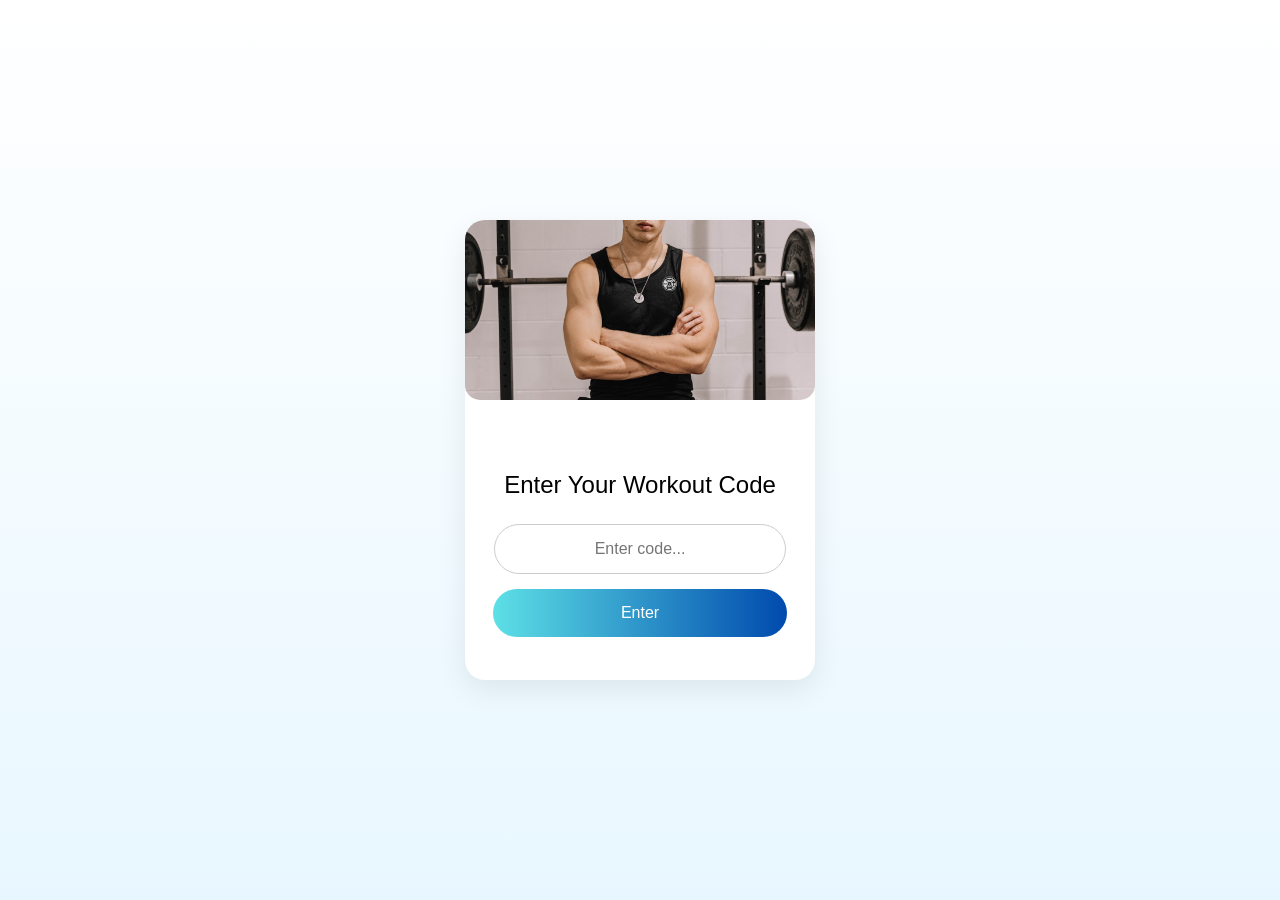
<file: index.html>
<!DOCTYPE html>
<html>
<head>
  <title>LIFT ENTRY</title>
  <meta name="viewport" content="width=device-width, initial-scale=1.0">
  <link rel="stylesheet" href="views/style.css">
</head>
<body>

<div class="container">
  <img src="views/Thomas.PNG" class="symbol" alt="symbol">

  <div class="content">
    <h2>Enter Your Workout Code</h2>

    <form onsubmit="handleCode(event)">
      <input type="text" id="code" placeholder="Enter code..." required>
      <button type="submit">Enter</button>
    </form>

    <p id="error" class="error"></p>
  </div>
</div>

<script>
  function handleCode(event) {
    event.preventDefault(); // ✅ IMPORTANT

    const code = document.getElementById("code").value.trim();

    const codes = {
      "8880": "rafLift.html",
      "4369": "siennaLift.html",
      "3698": "niciLift.html",
      "67": "noelleLift.html",
      "hotstuff": "keenaLift.html"
    };

    if (codes[code]) {
      window.location.href = codes[code];
    } else {
      document.getElementById("error").innerText = "Wrong Code vro 🙏🥀";
    }
  }
</script>

</body>
</html>
</file>
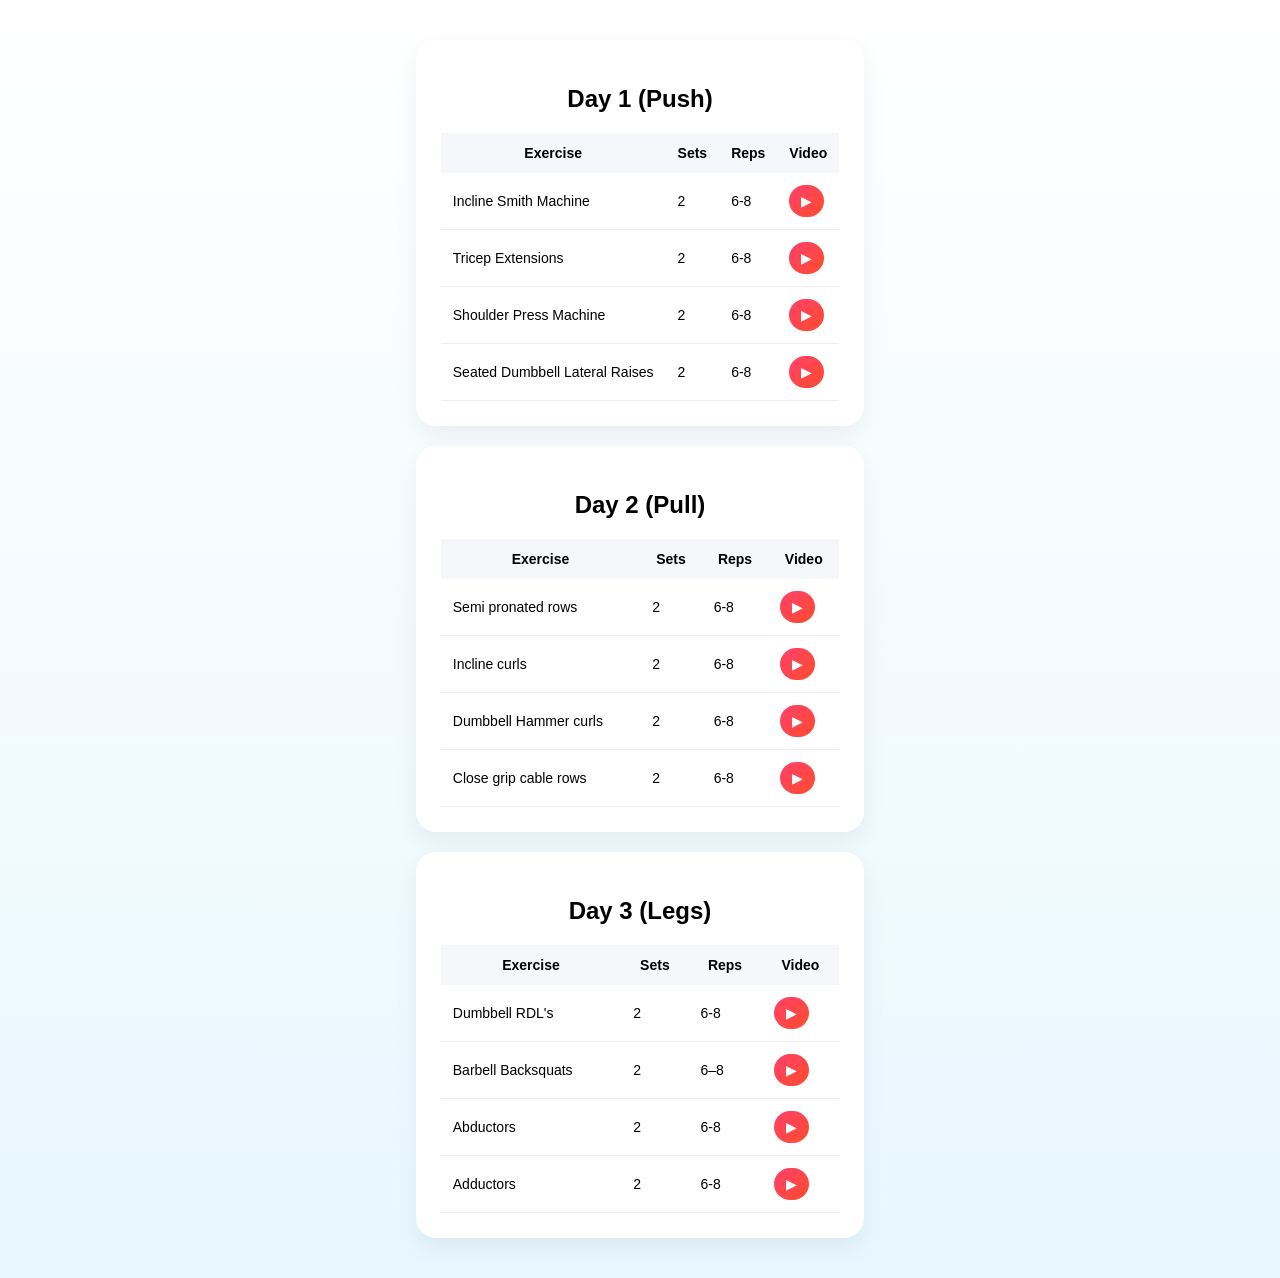
<file: keenaLift.html>
<!DOCTYPE html>
<html>
<head>
  <title>KEENA LIFT</title>
  <meta charset="UTF-8">
  <meta name="viewport" content="width=device-width, initial-scale=1.0">
  <link rel="stylesheet" href="views/style.css">
</head>
<body>
<div class="page-wrapper">
  <section class="workout-container">
    <h1>Day 1 (Push)</h1>
    <table class="workout-table">
      <thead>
      <tr>
        <th>Exercise</th>
        <th>Sets</th>
        <th>Reps</th>
        <th>Video</th>
      </tr>
      </thead>
      <tbody>
      <tr>
        <td>Incline Smith Machine</td>
        <td>2</td>
        <td>6-8</td>
        <td><a href="https://youtube.com/shorts/ohRa_YRmVCk?si=hLJdyWMyA1y4hNbk" target="_blank" class="video-btn">▶</a></td>
      </tr>
      <tr>
        <td>Tricep Extensions</td>
        <td>2</td>
        <td>6-8</td>
        <td><a href="https://youtube.com/shorts/1FjkhpZsaxc?si=FE4E4GgKMNbju1yL" target="_blank" class="video-btn">▶</a></td>
      </tr>
      <tr>
        <td>Shoulder Press Machine</td>
        <td>2</td>
        <td>6-8</td>
        <td><a href="https://youtube.com/shorts/6v4nrRVySj0?si=fPkrcdkUv1hDtsec" target="_blank" class="video-btn">▶</a></td>
      </tr>
      <tr>
        <td>Seated Dumbbell Lateral Raises</td>
        <td>2</td>
        <td>6-8</td>
        <td><a href="https://youtube.com/shorts/qqntiuPmLDM?si=Cw7WJfzk1pMJyV8-" target="_blank" class="video-btn">▶</a></td>
      </tr>
      </tbody>
    </table>
  </section>
  <section class="workout-container">
    <h1>Day 2 (Pull)</h1>
    <table class="workout-table">
      <thead>
      <tr>
        <th>Exercise</th>
        <th>Sets</th>
        <th>Reps</th>
        <th>Video</th>
      </tr>
      </thead>
      <tbody>
      <tr>
        <td>Semi pronated rows</td>
        <td>2</td>
        <td>6-8</td>
        <td><a href="https://youtube.com/shorts/FVyVvApcyZY?si=DXh9DK3erRCTrMz7" target="_blank" class="video-btn">▶</a></td>
      </tr>
      <tr>
        <td>Incline curls</td>
        <td>2</td>
        <td>6-8</td>
        <td><a href="https://youtube.com/shorts/XhIsIcjIbCw?si=DPC8F2eB8N8n2Y1K" target="_blank" class="video-btn">▶</a></td>
      </tr>
      <tr>
        <td>Dumbbell Hammer curls</td>
        <td>2</td>
        <td>6-8</td>
        <td><a href="https://youtube.com/shorts/lmIo_gVE8T4?si=ja00O8Nw5-YNUxs1" target="_blank" class="video-btn">▶</a></td>
      </tr>
      <tr>
        <td>Close grip cable rows</td>
        <td>2</td>
        <td>6-8</td>
        <td><a href="https://youtube.com/shorts/qD1WZ5pSuvk?si=p2Ca9Z9B6v_BBMMZ" target="_blank" class="video-btn">▶</a></td>
      </tr>
      </tbody>
    </table>
  </section>
  <section class="workout-container">
    <h1>Day 3 (Legs)</h1>
    <table class="workout-table">
      <thead>
      <tr>
        <th>Exercise</th>
        <th>Sets</th>
        <th>Reps</th>
        <th>Video</th>
      </tr>
      </thead>
      <tbody>
      <tr>
        <td>Dumbbell RDL's</td>
        <td>2</td>
        <td>6-8</td>
        <td><a href="https://youtube.com/shorts/cjRSNsvqpd8?si=h1XU9-ensQ4v87Qz" target="_blank" class="video-btn">▶</a></td>
      </tr>
      <tr>
        <td>Barbell Backsquats</td>
        <td>2</td>
        <td>6–8</td>
        <td><a href="https://youtube.com/shorts/dW3zj79xfrc?si=5o-y-K1kVI8QAkIX" target="_blank" class="video-btn">▶</a></td>
      </tr>
      <tr>
        <td>Abductors</td>
        <td>2</td>
        <td>6-8</td>
        <td><a href="https://youtube.com/shorts/ZBQk4FRQdFQ?si=EUEwgFjUDRXlm5Gi" target="_blank" class="video-btn">▶</a></td>
      </tr>
      <tr>
        <td>Adductors</td>
        <td>2</td>
        <td>6-8</td>
        <td><a href="https://youtube.com/shorts/BmMmt-c9aNM?si=vCALlp7-d2Mf8Yid" target="_blank" class="video-btn">▶</a></td>
      </tr>
      </tbody>
    </table>
  </section>
</div>
</body>
</html>
</file>
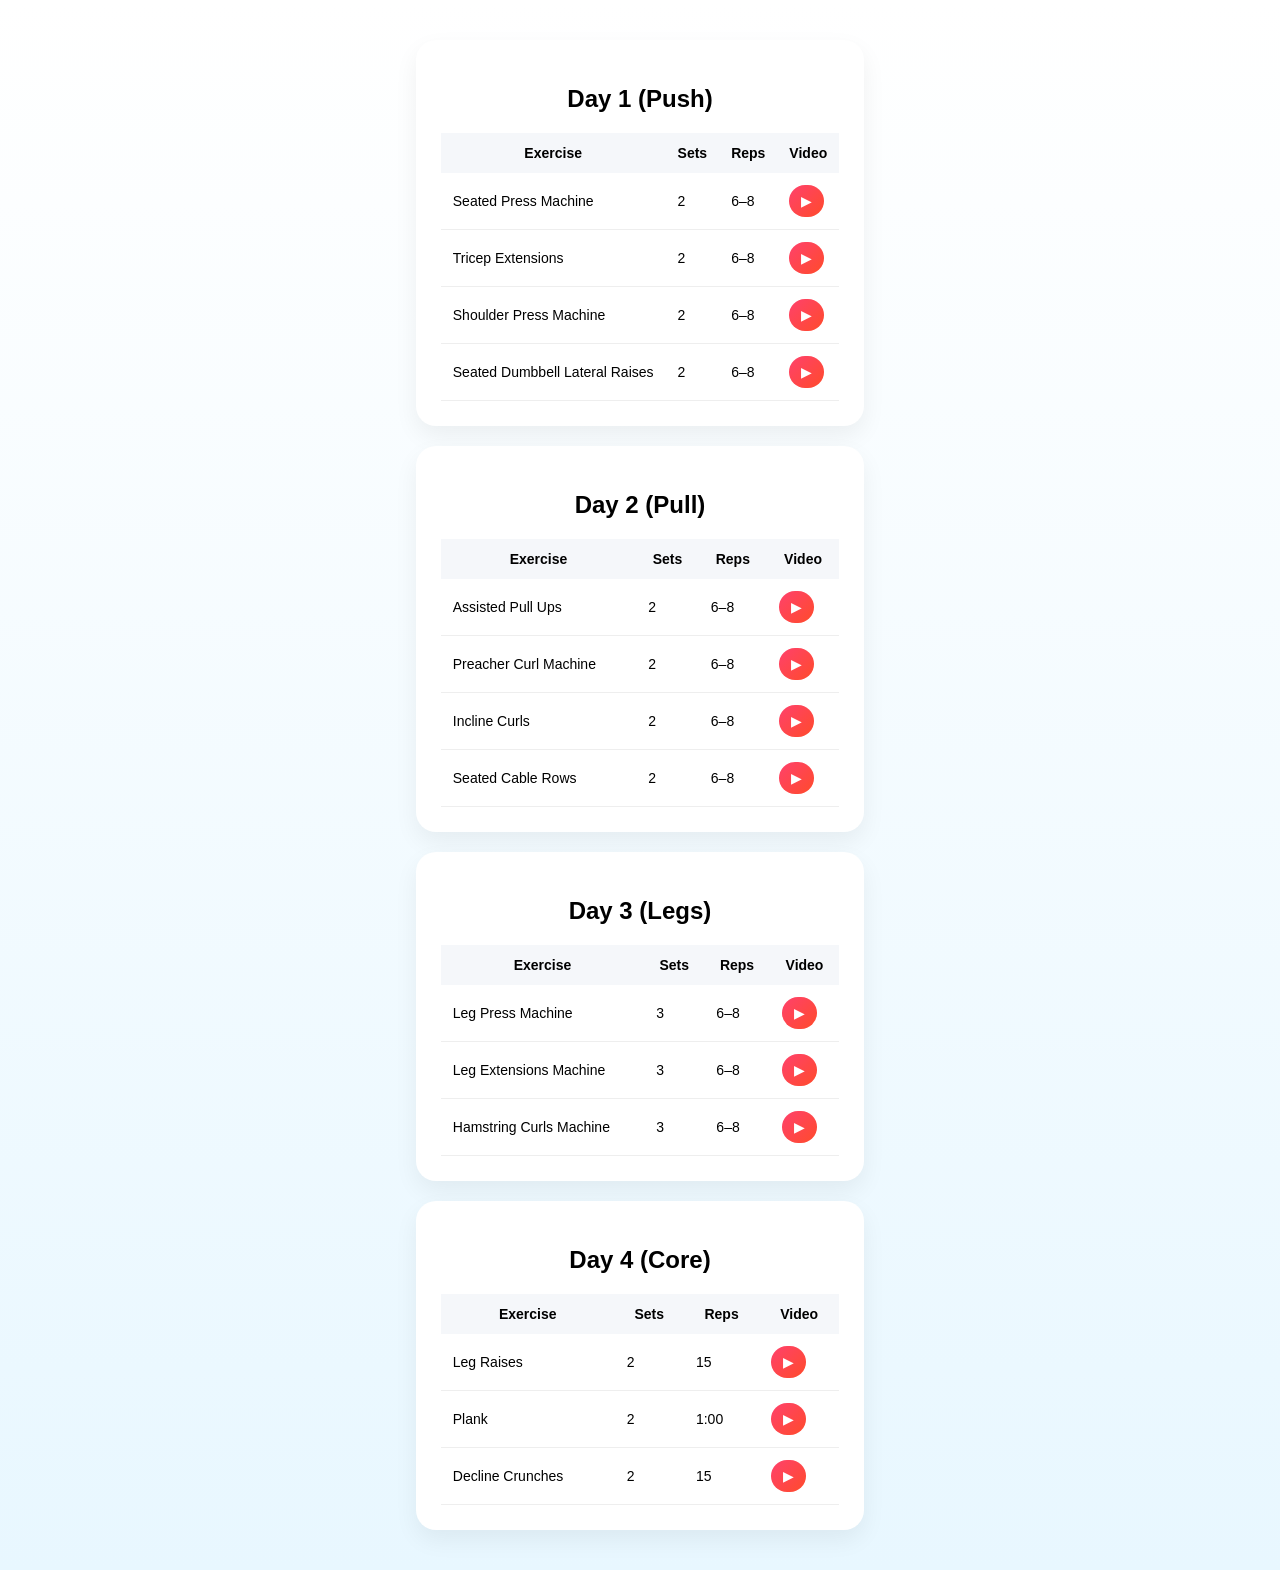
<file: niciLift.html>
<!DOCTYPE html>
<html>
<head>
  <title>RAF LIFT</title>
  <meta charset="UTF-8">
  <meta name="viewport" content="width=device-width, initial-scale=1.0">
  <link rel="stylesheet" href="views/style.css">
</head>
<body>
<div class="page-wrapper">
  <section class="workout-container">
    <h1>Day 1 (Push)</h1>
    <table class="workout-table">
      <thead>
      <tr>
        <th>Exercise</th>
        <th>Sets</th>
        <th>Reps</th>
        <th>Video</th>
      </tr>
      </thead>
      <tbody>
      <tr>
        <td>Seated Press Machine</td>
        <td>2</td>
        <td>6–8</td>
        <td><a href="https://youtube.com/shorts/UH6y0fhbw8w?si=-o0Gfw1utcTXhi39" target="_blank" class="video-btn">▶</a></td>
      </tr>
      <tr>
        <td>Tricep Extensions</td>
        <td>2</td>
        <td>6–8</td>
        <td><a href="https://youtube.com/shorts/xguGXQAvbKk?si=9ZbUwKueY6v49_ek" target="_blank" class="video-btn">▶</a></td>
      </tr>
      <tr>
        <td>Shoulder Press Machine</td>
        <td>2</td>
        <td>6–8</td>
        <td><a href="https://youtube.com/shorts/PM1hB_2xNBU?si=ZURY44q8gaegWprx" target="_blank" class="video-btn">▶</a></td>
      </tr>
      <tr>
        <td>Seated Dumbbell Lateral Raises</td>
        <td>2</td>
        <td>6–8</td>
        <td><a href="https://youtube.com/shorts/qqntiuPmLDM?si=1WICDEgXo1UDRGLC" target="_blank" class="video-btn">▶</a></td>
      </tr>
      </tbody>
    </table>
  </section>
  <section class="workout-container">
    <h1>Day 2 (Pull)</h1>
    <table class="workout-table">
      <thead>
      <tr>
        <th>Exercise</th>
        <th>Sets</th>
        <th>Reps</th>
        <th>Video</th>
      </tr>
      </thead>
      <tbody>
      <tr>
        <td>Assisted Pull Ups</td>
        <td>2</td>
        <td>6–8</td>
        <td><a href="https://youtube.com/shorts/WLzut1ZxxTY?si=VyJ-eaHdIzqg_cTv" target="_blank" class="video-btn">▶</a></td>
      </tr>
      <tr>
        <td>Preacher Curl Machine</td>
        <td>2</td>
        <td>6–8</td>
        <td><a href="https://youtube.com/shorts/eYrAV7rnol0?si=gkVuueDAt-apLUzs" target="_blank" class="video-btn">▶</a></td>
      </tr>
      <tr>
        <td>Incline Curls</td>
        <td>2</td>
        <td>6–8</td>
        <td><a href="https://youtube.com/shorts/XhIsIcjIbCw?si=jS-1jpITdWXZTvS9" target="_blank" class="video-btn">▶</a></td>
      </tr>
      <tr>
        <td>Seated Cable Rows</td>
        <td>2</td>
        <td>6–8</td>
        <td><a href="https://youtube.com/shorts/qD1WZ5pSuvk?si=Fnmc7LA8hpz_s5ur" target="_blank" class="video-btn">▶</a></td>
      </tr>
      </tbody>
    </table>
  </section>
  <section class="workout-container">
    <h1>Day 3 (Legs)</h1>
    <table class="workout-table">
      <thead>
      <tr>
        <th>Exercise</th>
        <th>Sets</th>
        <th>Reps</th>
        <th>Video</th>
      </tr>
      </thead>
      <tbody>
      <tr>
        <td>Leg Press Machine</td>
        <td>3</td>
        <td>6–8</td>
        <td><a href="https://youtube.com/shorts/IBcm6r04IHo?si=eLsFg7seB99mRnM2" target="_blank" class="video-btn">▶</a></td>
      </tr>
      <tr>
        <td>Leg Extensions Machine</td>
        <td>3</td>
        <td>6–8</td>
        <td><a href="https://youtube.com/shorts/t8--Y-pjTmg?si=LbW1WqgMaEINQHyu" target="_blank" class="video-btn">▶</a></td>
      </tr>
      <tr>
        <td>Hamstring Curls Machine</td>
        <td>3</td>
        <td>6–8</td>
        <td><a href="https://youtube.com/shorts/EfeVvA1vdd4?si=7jCJ1LYqSeJtzzhp" target="_blank" class="video-btn">▶</a></td>
      </tr>
      </tbody>
    </table>
  </section>
  <section class="workout-container">
    <h1>Day 4 (Core)</h1>
    <table class="workout-table">
      <thead>
      <tr>
        <th>Exercise</th>
        <th>Sets</th>
        <th>Reps</th>
        <th>Video</th>
      </tr>
      </thead>
      <tbody>
      <tr>
        <td>Leg Raises</td>
        <td>2</td>
        <td>15</td>
        <td><a href="https://youtube.com/shorts/uzdFj_jZ_Go?si=P39VHfMm7bH6ETR4" target="_blank" class="video-btn">▶</a></td>
      </tr>
      <tr>
        <td>Plank</td>
        <td>2</td>
        <td>1:00</td>
        <td><a href="https://youtube.com/shorts/xe2MXatLTUw?si=lUcgDhk197nZ8s0c" target="_blank" class="video-btn">▶</a></td>
      </tr>
      <tr>
        <td>Decline Crunches</td>
        <td>2</td>
        <td>15</td>
        <td><a href="https://youtube.com/shorts/xfNAzPwNRqw?si=GL8OZYKlYAZjUxOX" target="_blank" class="video-btn">▶</a></td>
      </tr>
      </tbody>
    </table>
  </section>
</div>
</body>
</html>
</file>
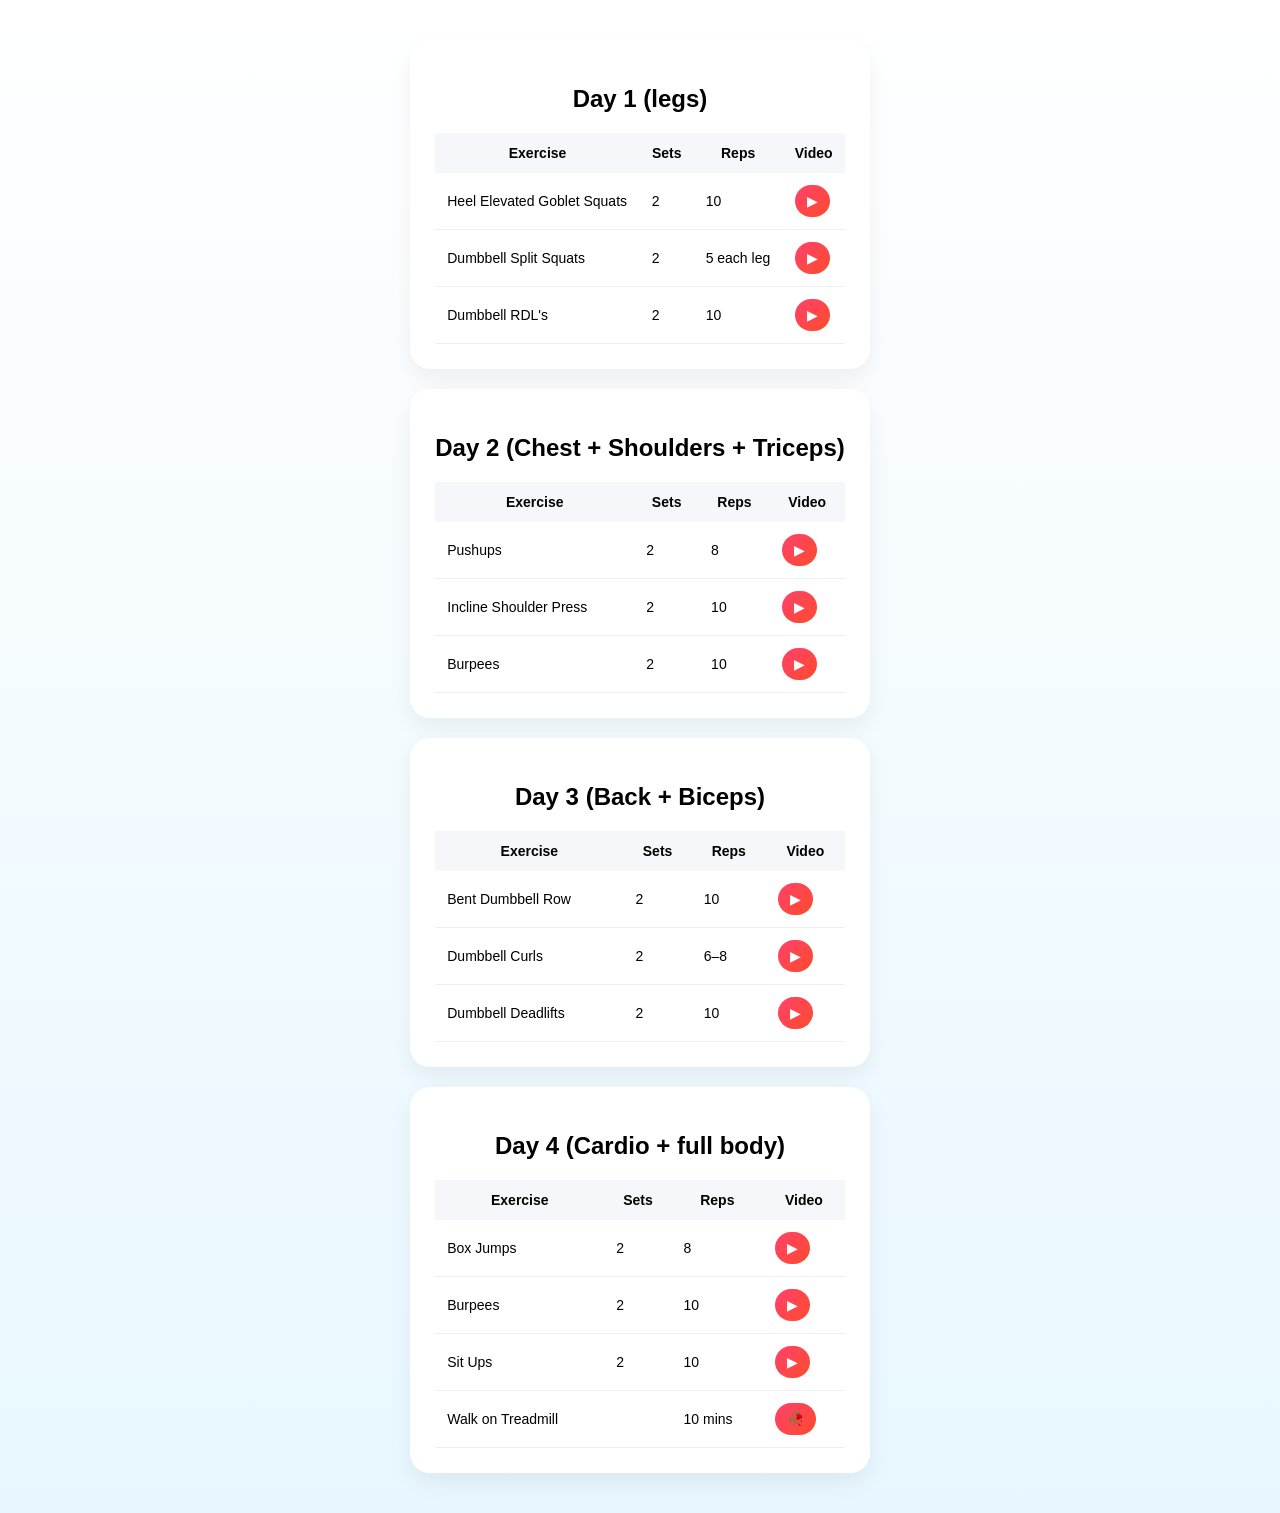
<file: noelleLift.html>
<!DOCTYPE html>
<html>
<head>
  <title>NOELLE LIFT</title>
  <meta charset="UTF-8">
  <meta name="viewport" content="width=device-width, initial-scale=1.0">
  <link rel="stylesheet" href="views/style.css">
</head>
<body>
<div class="page-wrapper">
  <section class="workout-container">
    <h1>Day 1 (legs)</h1>
    <table class="workout-table">
      <thead>
      <tr>
        <th>Exercise</th>
        <th>Sets</th>
        <th>Reps</th>
        <th>Video</th>
      </tr>
      </thead>
      <tbody>
      <tr>
        <td>Heel Elevated Goblet Squats</td>
        <td>2</td>
        <td>10</td>
        <td><a href="https://youtube.com/shorts/8_6qdQ-TaNY?si=AKiFUH0PgWSCnuYY" target="_blank" class="video-btn">▶</a></td>
      </tr>
      <tr>
        <td>Dumbbell Split Squats</td>
        <td>2</td>
        <td>5 each leg</td>
        <td><a href="https://youtube.com/shorts/ikLefNBvBLs?si=hva2rxiPD9RJcqVY" target="_blank" class="video-btn">▶</a></td>
      </tr>
      <tr>
        <td>Dumbbell RDL's</td>
        <td>2</td>
        <td>10</td>
        <td><a href="https://youtube.com/shorts/CBOhr6H7BEY?si=P_11QfEhQ-4wdLap" target="_blank" class="video-btn">▶</a></td>
      </tr>
      </tbody>
    </table>
  </section>
  <section class="workout-container">
    <h1>Day 2 (Chest + Shoulders + Triceps)</h1>
    <table class="workout-table">
      <thead>
      <tr>
        <th>Exercise</th>
        <th>Sets</th>
        <th>Reps</th>
        <th>Video</th>
      </tr>
      </thead>
      <tbody>
      <tr>
        <td>Pushups</td>
        <td>2</td>
        <td>8</td>
        <td><a href="https://youtube.com/shorts/W0GFFzyYUWI?si=vCBWhW1do-tEP4cU" target="_blank" class="video-btn">▶</a></td>
      </tr>
      <tr>
        <td>Incline Shoulder Press</td>
        <td>2</td>
        <td>10</td>
        <td><a href="https://youtube.com/shorts/FghebqCF_o8?si=wCjOdLxXcbIP_ciR" target="_blank" class="video-btn">▶</a></td>
      </tr>
      <tr>
        <td>Burpees</td>
        <td>2</td>
        <td>10</td>
        <td><a href="https://youtube.com/shorts/oUOeCtL0lg4?si=Itq7Xom4GF1NzPw_" target="_blank" class="video-btn">▶</a></td>
      </tr>
      </tbody>
    </table>
  </section>
  <section class="workout-container">
    <h1>Day 3 (Back + Biceps)</h1>
    <table class="workout-table">
      <thead>
      <tr>
        <th>Exercise</th>
        <th>Sets</th>
        <th>Reps</th>
        <th>Video</th>
      </tr>
      </thead>
      <tbody>
      <tr>
        <td>Bent Dumbbell Row</td>
        <td>2</td>
        <td>10</td>
        <td><a href="https://youtube.com/shorts/TcaNtjAi4Z4?si=hcJiMYLlMcAbNYTX" target="_blank" class="video-btn">▶</a></td>
      </tr>
      <tr>
        <td>Dumbbell Curls</td>
        <td>2</td>
        <td>6–8</td>
        <td><a href="https://youtube.com/shorts/09AYfVFf7pg?si=0RQw5qKXeQBHh-OW" target="_blank" class="video-btn">▶</a></td>
      </tr>
      <tr>
        <td>Dumbbell Deadlifts</td>
        <td>2</td>
        <td>10</td>
        <td><a href="https://youtube.com/shorts/XcPDvQlwPKg?si=3pzBW_WNjpzSx4nK" target="_blank" class="video-btn">▶</a></td>
      </tr>
      </tbody>
    </table>
  </section>
  <section class="workout-container">
    <h1>Day 4 (Cardio + full body)</h1>
    <table class="workout-table">
      <thead>
      <tr>
        <th>Exercise</th>
        <th>Sets</th>
        <th>Reps</th>
        <th>Video</th>
      </tr>
      </thead>
      <tbody>
      <tr>
        <td>Box Jumps</td>
        <td>2</td>
        <td>8</td>
        <td><a href="https://youtube.com/shorts/hDiQD4xhVDw?si=Yb9aabzZhp0XH2PW" target="_blank" class="video-btn">▶</a></td>
      </tr>
      <tr>
        <td>Burpees</td>
        <td>2</td>
        <td>10</td>
        <td><a href="https://youtube.com/shorts/oUOeCtL0lg4?si=Itq7Xom4GF1NzPw_" target="_blank" class="video-btn">▶</a></td>
      </tr>
      <tr>
        <td>Sit Ups</td>
        <td>2</td>
        <td>10</td>
        <td><a href="https://youtube.com/shorts/H8apFXZI500?si=DgyNRSnRinMpfcOv" target="_blank" class="video-btn">▶</a></td>
      </tr>
      <tr>
        <td>Walk on Treadmill</td>
        <td></td>
        <td>10 mins</td>
        <td><a href="https://www.youtube.com/@kmkfn9790" target="_blank" class="video-btn">🥀</a></td>
      </tr>
      </tbody>
    </table>
  </section>
</div>
</body>
</html>
</file>
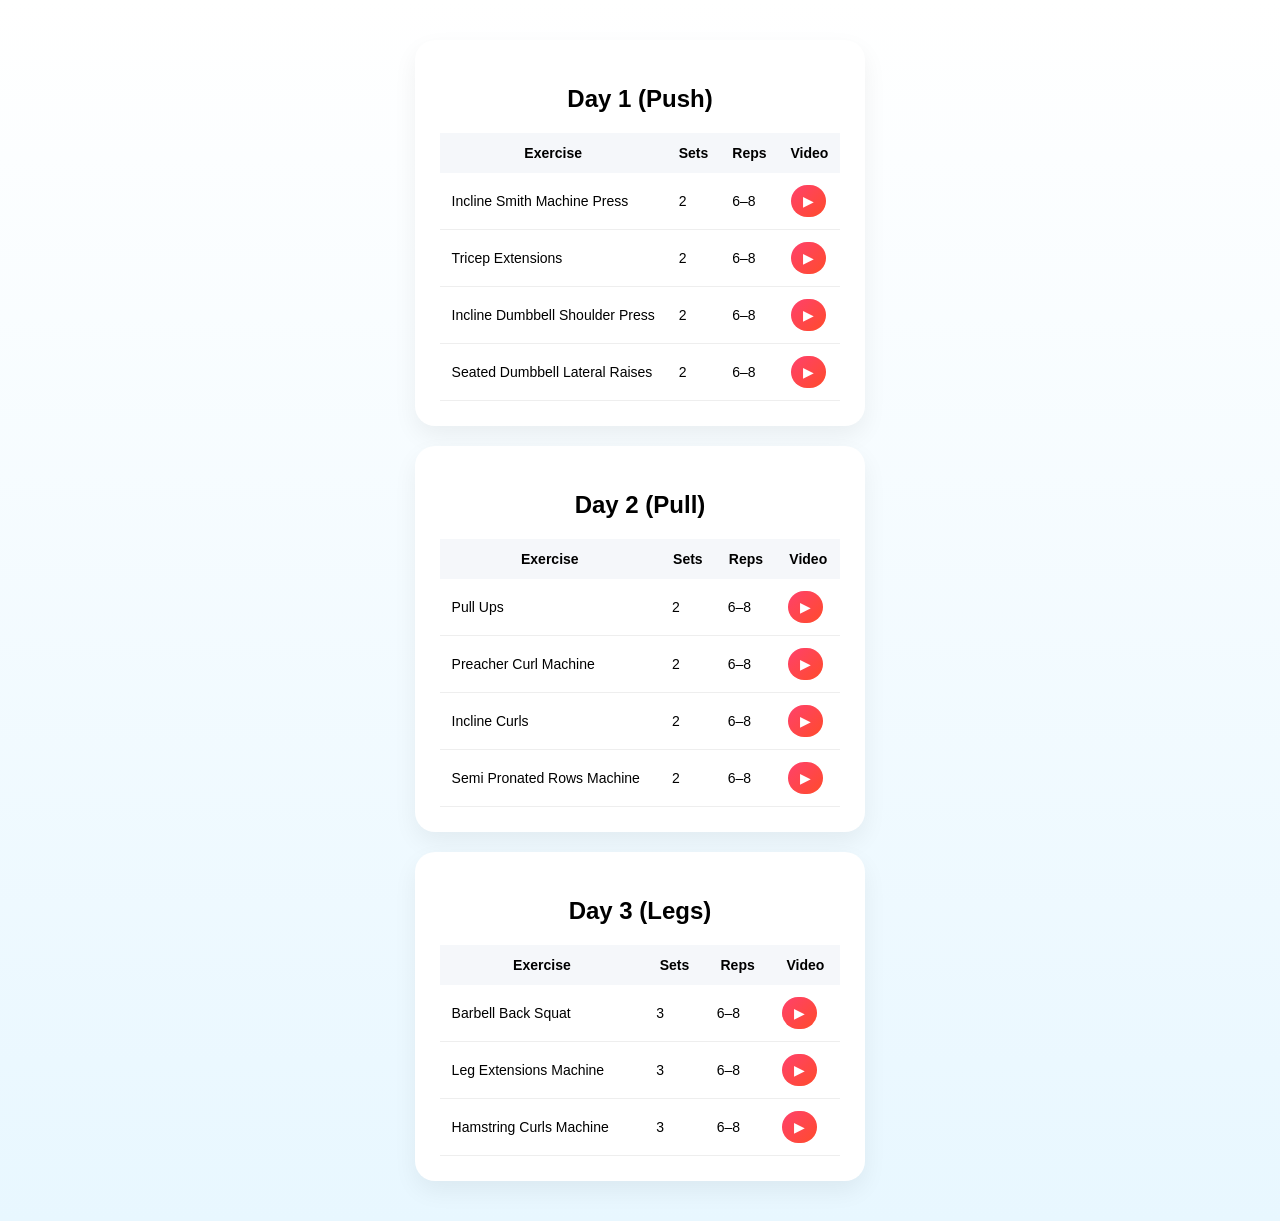
<file: rafLift.html>
<!DOCTYPE html>
<html>
<head>
  <title>RAF LIFT</title>
  <meta charset="UTF-8">
  <meta name="viewport" content="width=device-width, initial-scale=1.0">
  <link rel="stylesheet" href="views/style.css">
</head>
<body>
<div class="page-wrapper">
  <section class="workout-container">
    <h1>Day 1 (Push)</h1>
    <table class="workout-table">
      <thead>
      <tr>
        <th>Exercise</th>
        <th>Sets</th>
        <th>Reps</th>
        <th>Video</th>
      </tr>
      </thead>
      <tbody>
      <tr>
        <td>Incline Smith Machine Press</td>
        <td>2</td>
        <td>6–8</td>
        <td><a href="https://youtube.com/shorts/ohRa_YRmVCk?si=jMoq7UavXzDCyIjR" target="_blank" class="video-btn">▶</a></td>
      </tr>
      <tr>
        <td>Tricep Extensions</td>
        <td>2</td>
        <td>6–8</td>
        <td><a href="https://youtube.com/shorts/xguGXQAvbKk?si=9ZbUwKueY6v49_ek" target="_blank" class="video-btn">▶</a></td>
      </tr>
      <tr>
        <td>Incline Dumbbell Shoulder Press</td>
        <td>2</td>
        <td>6–8</td>
        <td><a href="https://youtube.com/shorts/k6tzKisR3NY?si=nc-4lKnvaalatENj" target="_blank" class="video-btn">▶</a></td>
      </tr>
      <tr>
        <td>Seated Dumbbell Lateral Raises</td>
        <td>2</td>
        <td>6–8</td>
        <td><a href="https://youtube.com/shorts/qqntiuPmLDM?si=1WICDEgXo1UDRGLC" target="_blank" class="video-btn">▶</a></td>
      </tr>
      </tbody>
    </table>
  </section>
  <section class="workout-container">
    <h1>Day 2 (Pull)</h1>
    <table class="workout-table">
      <thead>
      <tr>
        <th>Exercise</th>
        <th>Sets</th>
        <th>Reps</th>
        <th>Video</th>
      </tr>
      </thead>
      <tbody>
      <tr>
        <td>Pull Ups</td>
        <td>2</td>
        <td>6–8</td>
        <td><a href="https://youtube.com/shorts/ym1V5H35IpA?si=lRlY3NEKEI02uxkA" target="_blank" class="video-btn">▶</a></td>
      </tr>
      <tr>
        <td>Preacher Curl Machine</td>
        <td>2</td>
        <td>6–8</td>
        <td><a href="https://youtube.com/shorts/eYrAV7rnol0?si=gkVuueDAt-apLUzs" target="_blank" class="video-btn">▶</a></td>
      </tr>
      <tr>
        <td>Incline Curls</td>
        <td>2</td>
        <td>6–8</td>
        <td><a href="https://youtube.com/shorts/XhIsIcjIbCw?si=jS-1jpITdWXZTvS9" target="_blank" class="video-btn">▶</a></td>
      </tr>
      <tr>
        <td>Semi Pronated Rows Machine</td>
        <td>2</td>
        <td>6–8</td>
        <td><a href="https://youtube.com/shorts/FVyVvApcyZY?si=GRS02Hh0GaDXfidM" target="_blank" class="video-btn">▶</a></td>
      </tr>
      </tbody>
    </table>
  </section>
  <section class="workout-container">
    <h1>Day 3 (Legs)</h1>
    <table class="workout-table">
      <thead>
      <tr>
        <th>Exercise</th>
        <th>Sets</th>
        <th>Reps</th>
        <th>Video</th>
      </tr>
      </thead>
      <tbody>
      <tr>
        <td>Barbell Back Squat</td>
        <td>3</td>
        <td>6–8</td>
        <td><a href="https://youtube.com/shorts/dW3zj79xfrc?si=N5GwO5PF92sgf6LO" target="_blank" class="video-btn">▶</a></td>
      </tr>
      <tr>
        <td>Leg Extensions Machine</td>
        <td>3</td>
        <td>6–8</td>
        <td><a href="https://youtube.com/shorts/t8--Y-pjTmg?si=LbW1WqgMaEINQHyu" target="_blank" class="video-btn">▶</a></td>
      </tr>
      <tr>
        <td>Hamstring Curls Machine</td>
        <td>3</td>
        <td>6–8</td>
        <td><a href="https://youtube.com/shorts/EfeVvA1vdd4?si=7jCJ1LYqSeJtzzhp" target="_blank" class="video-btn">▶</a></td>
      </tr>
      </tbody>
    </table>
  </section>
</div>
</body>
</html>
</file>
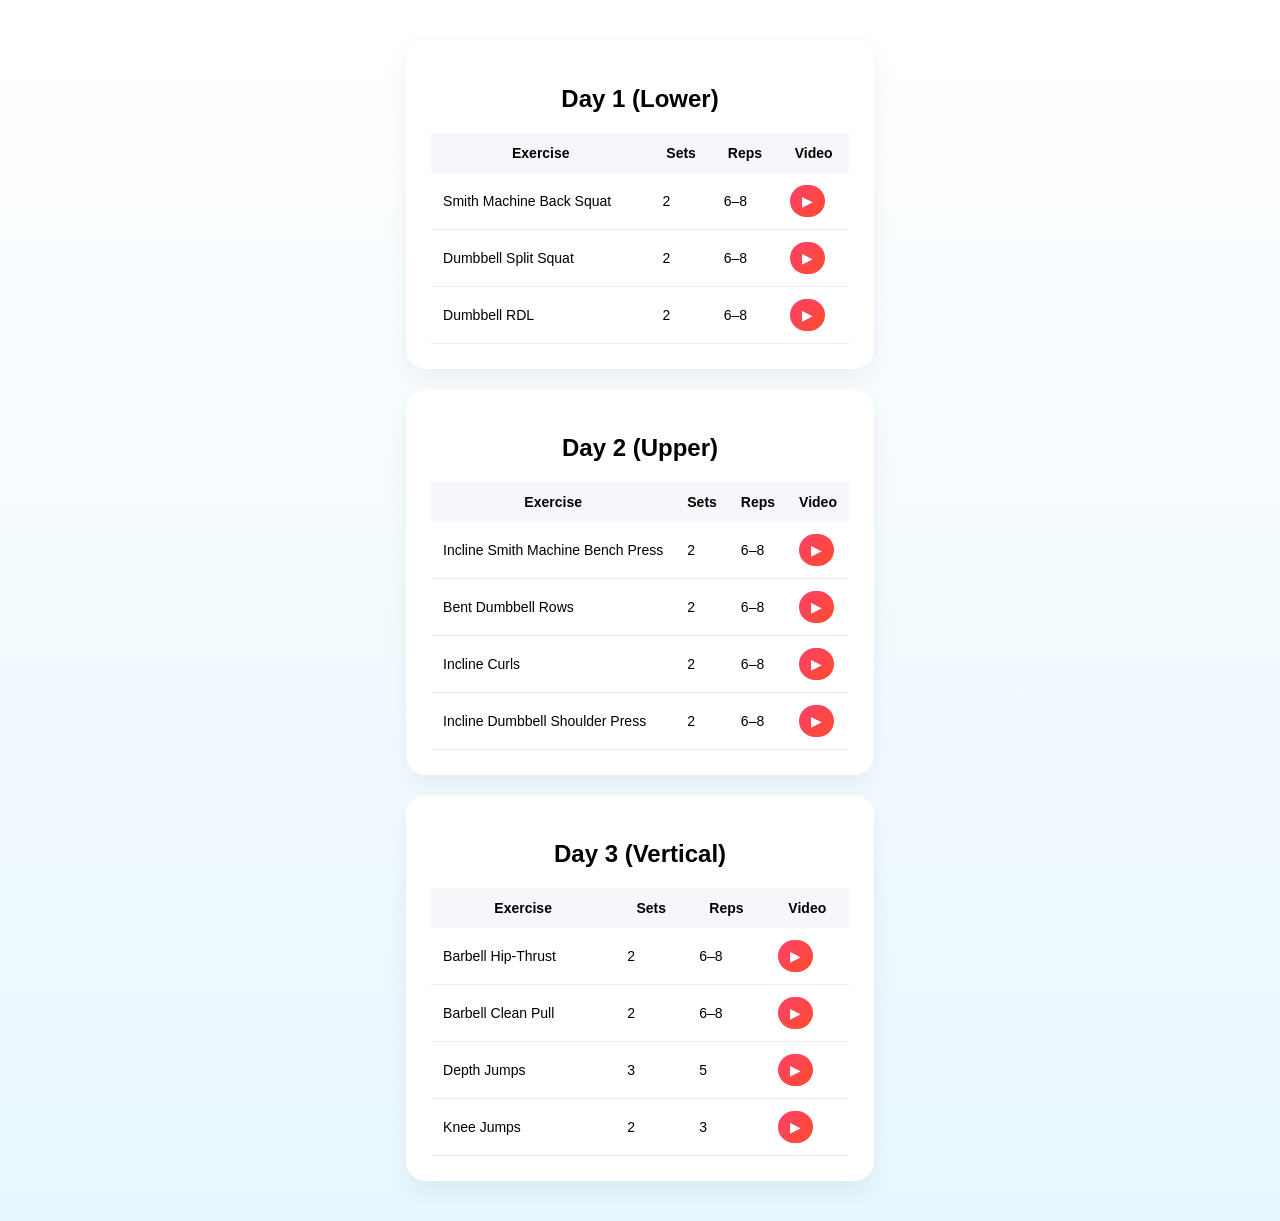
<file: siennaLift.html>
<!DOCTYPE html>
<html>
<head>
  <title>RAF LIFT</title>
  <meta charset="UTF-8">
  <meta name="viewport" content="width=device-width, initial-scale=1.0">
  <link rel="stylesheet" href="views/style.css">
</head>
<body>
<div class="page-wrapper">
  <section class="workout-container">
    <h1>Day 1 (Lower)</h1>
    <table class="workout-table">
      <thead>
      <tr>
        <th>Exercise</th>
        <th>Sets</th>
        <th>Reps</th>
        <th>Video</th>
      </tr>
      </thead>
      <tbody>
      <tr>
        <td>Smith Machine Back Squat</td>
        <td>2</td>
        <td>6–8</td>
        <td><a href="https://youtube.com/shorts/D_6tXVmq_nM?si=eTrATu8XzrwAgcZ6" target="_blank" class="video-btn">▶</a></td>
      </tr>
      <tr>
        <td>Dumbbell Split Squat</td>
        <td>2</td>
        <td>6–8</td>
        <td><a href="https://youtube.com/shorts/iKCJCydYYrE?si=xU-jLBEoBUtcziaX" target="_blank" class="video-btn">▶</a></td>
      </tr>
      <tr>
        <td>Dumbbell RDL</td>
        <td>2</td>
        <td>6–8</td>
        <td><a href="https://youtube.com/shorts/sw4MzpC8l58?si=gy7tS81zm15FDXAT" target="_blank" class="video-btn">▶</a></td>
      </tr>
      </tbody>
    </table>
  </section>
  <section class="workout-container">
    <h1>Day 2 (Upper)</h1>
    <table class="workout-table">
      <thead>
      <tr>
        <th>Exercise</th>
        <th>Sets</th>
        <th>Reps</th>
        <th>Video</th>
      </tr>
      </thead>
      <tbody>
      <tr>
        <td>Incline Smith Machine Bench Press</td>
        <td>2</td>
        <td>6–8</td>
        <td><a href="https://youtube.com/shorts/cjRSNsvqpd8?si=vJeYuhScaNjSPIPw" target="_blank" class="video-btn">▶</a></td>
      </tr>
      <tr>
        <td>Bent Dumbbell Rows</td>
        <td>2</td>
        <td>6–8</td>
        <td><a href="https://youtube.com/shorts/ohRa_YRmVCk?si=czssOerNwzD77xwb" target="_blank" class="video-btn">▶</a></td>
      </tr>
      <tr>
        <td>Incline Curls</td>
        <td>2</td>
        <td>6–8</td>
        <td><a href="https://youtube.com/shorts/XhIsIcjIbCw?si=jS-1jpITdWXZTvS9" target="_blank" class="video-btn">▶</a></td>
      </tr>
      <tr>
        <td>Incline Dumbbell Shoulder Press</td>
        <td>2</td>
        <td>6–8</td>
        <td><a href="https://youtube.com/shorts/yHqqGd0tXcw?si=ldy_hZThvhXstt8b" target="_blank" class="video-btn">▶</a></td>
      </tr>
      </tbody>
    </table>
  </section>
  <section class="workout-container">
    <h1>Day 3 (Vertical)</h1>
    <table class="workout-table">
      <thead>
      <tr>
        <th>Exercise</th>
        <th>Sets</th>
        <th>Reps</th>
        <th>Video</th>
      </tr>
      </thead>
      <tbody>
      <tr>
        <td>Barbell Hip-Thrust</td>
        <td>2</td>
        <td>6–8</td>
        <td><a href="https://youtube.com/shorts/W86oVlnLqY4?si=2o17a0tM5iBJJP6-" target="_blank" class="video-btn">▶</a></td>
      </tr>
      <tr>
        <td>Barbell Clean Pull</td>
        <td>2</td>
        <td>6–8</td>
        <td><a href="https://youtube.com/shorts/yz4KXzZHAE8?si=SHtR0Q6iVYeMd9c3" target="_blank" class="video-btn">▶</a></td>
      </tr>
      <tr>
        <td>Depth Jumps</td>
        <td>3</td>
        <td>5</td>
        <td><a href="https://youtube.com/shorts/gpXV2dzZ-oA?si=sxQmL6RW4_VxKVXp" target="_blank" class="video-btn">▶</a></td>
      </tr>
      <tr>
        <td>Knee Jumps</td>
        <td>2</td>
        <td>3</td>
        <td><a href="https://youtube.com/shorts/zSScTWGAIrA?si=X73XE-dyIgnrfXYZ" target="_blank" class="video-btn">▶</a></td>
      </tr>
      </tbody>
    </table>
  </section>
</div>
</body>
</html>
</file>
<file: views/style.css>
/* FIX BODY (IMPORTANT) */
body {
  margin: 0;
  font-family: 'Montserrat', sans-serif;
  background: linear-gradient(to bottom, #ffffff, #e8f7ff);
  display: flex;
  justify-content: center;
  align-items: center;
  min-height: 100vh;
}
.container {
  background: white;
  border-radius: 20px;
  box-shadow: 0 10px 30px rgba(0,0,0,0.08);
  text-align: center;
  width: 350px;
  overflow: hidden;
}
h2 {
  margin-bottom: 25px;
  font-weight: 500;
}
input {
  width: 100%;
  max-width: 260px;
  padding: 15px;
  border-radius: 30px;
  border: 1px solid #ccc;
  font-size: 16px;
  outline: none;
  margin: 0 auto 15px;
  display: block;
  text-align: center;
}
input:focus {
  border-color: #5de0e6;
}
button {
  width: 100%;
  padding: 15px;
  border-radius: 30px;
  border: none;
  background: linear-gradient(90deg, #5de0e6, #004aad);
  color: white;
  font-size: 16px;
  font-weight: 500;
  cursor: pointer;
  transition: 0.3s;
  margin: 0 auto;
}
button:hover {
  transform: scale(1.03);
  box-shadow: 0 8px 20px rgba(0,0,0,0.15);
}
.error {
  margin-top: 15px;
  color: red;
  font-size: 14px;
}
.symbol {
  width: 100%;
  height: 180px;
  object-fit: cover;
  border-radius: 15px;
  margin-bottom: 20px;
}
.content {
  padding: 28px 28px 28px;
}


/* wrapper so sections stack properly */
.page-wrapper {
  padding: 20px;
}

/* WORKOUT CARD */
.workout-container {
  max-width: 900px;
  margin: 20px auto;
  padding: 25px;
  background: #ffffff;
  border-radius: 20px;
  box-shadow: 0 10px 25px rgba(0,0,0,0.06);
}

/* TITLE */
.workout-container h1 {
  margin-bottom: 20px;
  font-weight: 600;
  text-align: center;
}

/* TABLE */
.workout-table {
  width: 100%;
  border-collapse: collapse;
}

/* HEADERS */
.workout-table th {
  background: #f5f7fa;
  padding: 12px;
  font-size: 14px;
}

/* CELLS */
.workout-table td {
  padding: 12px;
  font-size: 14px;
  border-bottom: 1px solid #eee;
}

/* VIDEO BUTTON */
.video-btn {
  display: inline-block;
  padding: 8px 12px;
  border-radius: 20px;
  background: linear-gradient(135deg, #ff416c, #ff4b2b);
  color: white;
  text-decoration: none;
  font-size: 14px;
}

/* 🔥 MOBILE RESPONSIVE */
@media (max-width: 600px) {

  .workout-container {
    padding: 18px;
  }

  .workout-table th {
    display: none; /* hide headers */
  }

  .workout-table tr {
    display: block;
    margin-bottom: 15px;
    background: #f9fbff;
    border-radius: 12px;
    padding: 12px;
  }

  .workout-table td {
    display: flex;
    justify-content: space-between;
    padding: 8px 0;
    border: none;
    font-size: 14px;
  }

  /* Add labels manually */
  .workout-table td:nth-child(1)::before { content: "Exercise"; }
  .workout-table td:nth-child(2)::before { content: "Sets"; }
  .workout-table td:nth-child(3)::before { content: "Reps"; }
  .workout-table td:nth-child(4)::before { content: "Video"; }

  .workout-table td::before {
    font-weight: 600;
    color: #555;
  }
}
</file>
